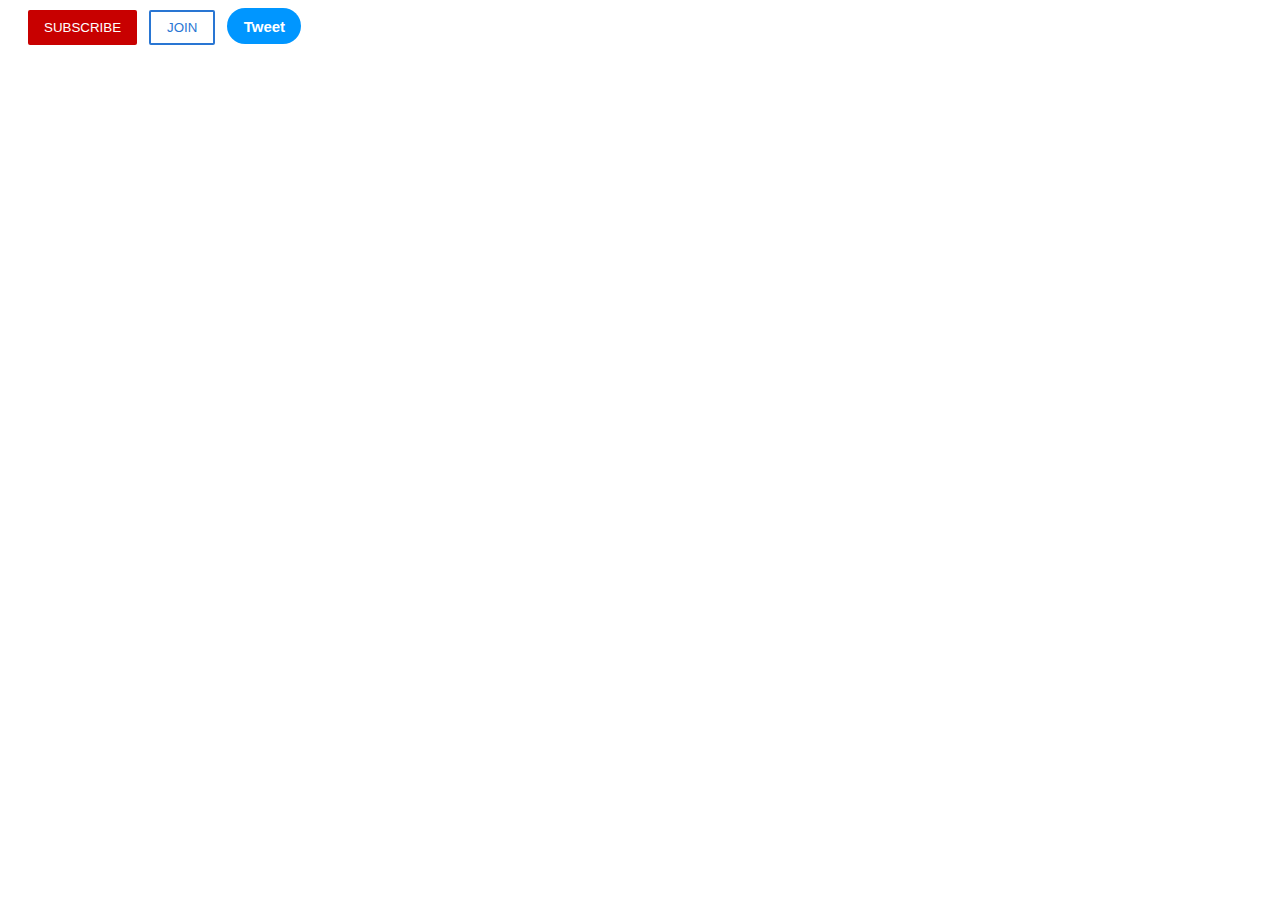
<file: button study/index.html>
<!DOCTYPE html>
<html lang="en">

<head>
    <meta charset="UTF-8">
    <meta http-equiv="X-UA-Compatible" content="IE=edge">
    <meta name="viewport" content="width=device-width, initial-scale=1.0">
    <title>Kadir Yapar Web Page</title>
</head>

<body>
    <style>
        .subscribe-button{
            background-color: rgb(200, 0, 0);
            color: white;
            border: none;
            border-radius: 2px;
            cursor: pointer;
            margin-right: 8px;
            margin-left: 20px;
            transition: opacity 0.15s, color 0.15s;
            padding-top: 10px;
            padding-bottom: 10px;
            padding-left: 16px;
            padding-right: 16px;
        }

        .subscribe-button:hover{
            opacity: 0.7;
        }
        .subscribe-button:active{
            opacity: 0.4;
        }

        .join-button{
            background-color: white;
            border-color: rgb(41, 118, 211);
            border-style: solid;
            border-width: 2px;
            color: rgb(41, 118, 211);
            border-radius: 2px;
            cursor: pointer;
            margin-right: 8px;
            transition: opacity 0.15s, color 0.15s;
            padding-top: 8px;
            padding-bottom: 8px;
            padding-left: 16px;
            padding-right: 16px;
        }

        .join-button:hover{
            
            background-color: rgb(41, 118, 211);
            color: white;
        }

        .join-button:active{
            opacity: 0.7;
        }

        .tweet-button{
            background-color: #0096FF;
            color: white;
            border: none;
            height: 36px;
            width: 74px;
            border-radius: 18px;
            font-weight: bold;
            font-size: 15px;
            cursor: pointer;
            transition: opacity 0.15s, color 0.15s;
        }

        .tweet-button:hover{
            
            background-color: rgb(41, 118, 211);
            color: white;
            box-shadow: 3px 3px 3px rgba(0, 0, 0, 0.15);
        }

        .tweet-button:active{
            opacity: 0.7;
        }

    </style>

    <button class="subscribe-button">SUBSCRIBE</button>

    <button class="join-button">JOIN</button>

    <button class="tweet-button">Tweet</button>
</body>

</html>
</file>
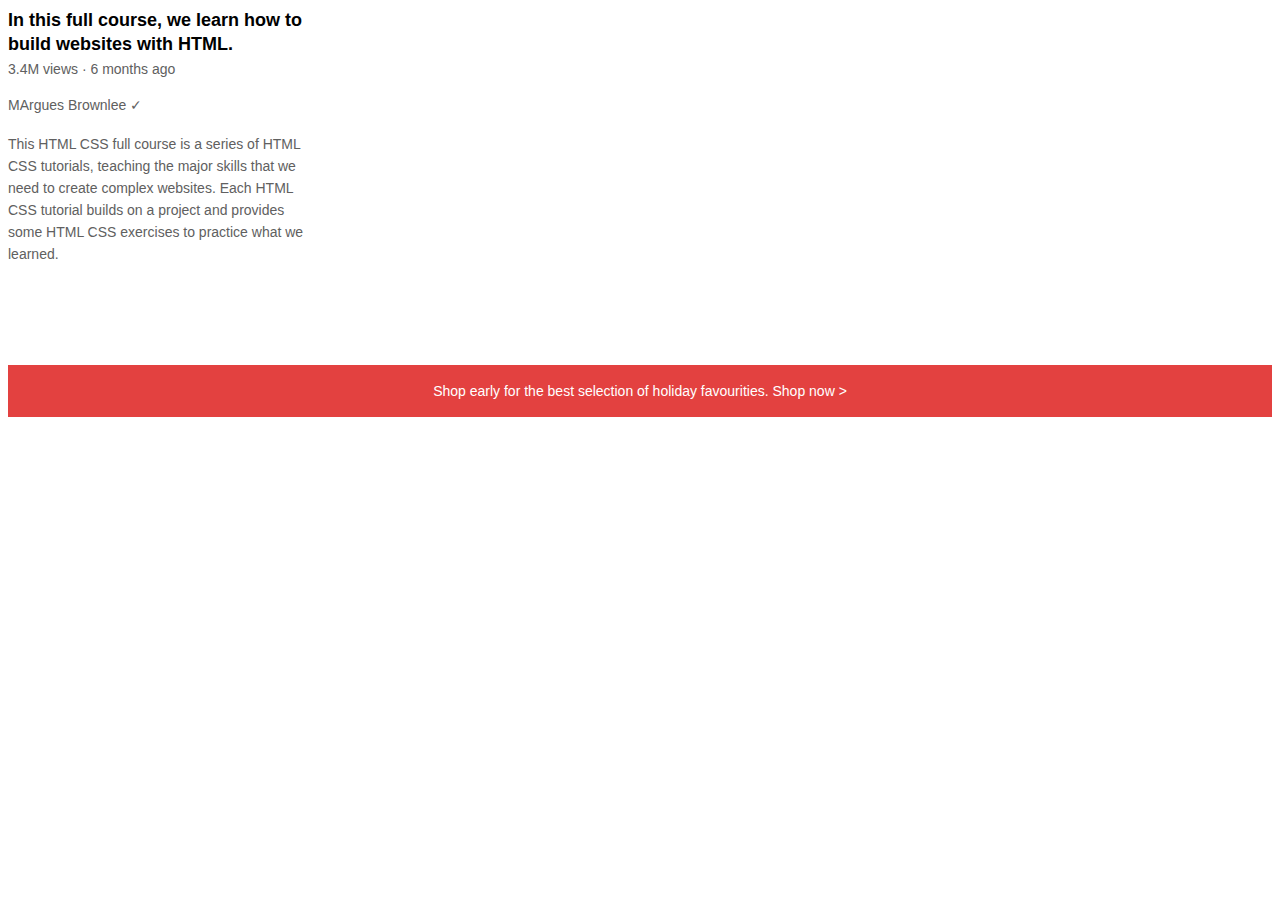
<file: text study/index.html>
<!DOCTYPE html>
<html lang="en">
<head>
    <meta charset="UTF-8">
    <meta http-equiv="X-UA-Compatible" content="IE=edge">
    <meta name="viewport" content="width=device-width, initial-scale=1.0">
    <title>Text Document</title>
    <link rel="stylesheet" href="style.css">
</head>
<body>
    <p class="video-title">
        In this full course, we learn how to build websites with HTML.
    </p>

    <p class="video-stats">
        3.4M views &#183; 6 months ago
    </p>

    <p class="video-author">
        MArgues Brownlee &#10003;
    </p>

    <p class="video-description">
        This HTML CSS full course is a series of HTML CSS tutorials, teaching the major skills 
        that we need to create complex websites. Each HTML CSS tutorial builds on a project and 
        provides some HTML CSS exercises to practice what we learned.
    </p>
        
    <p class="apple-text">
        Shop early for the best selection of holiday favourities. <span class="shop-link">Shop now</span> &#62;
    </p>
</body>
</html>
</file>
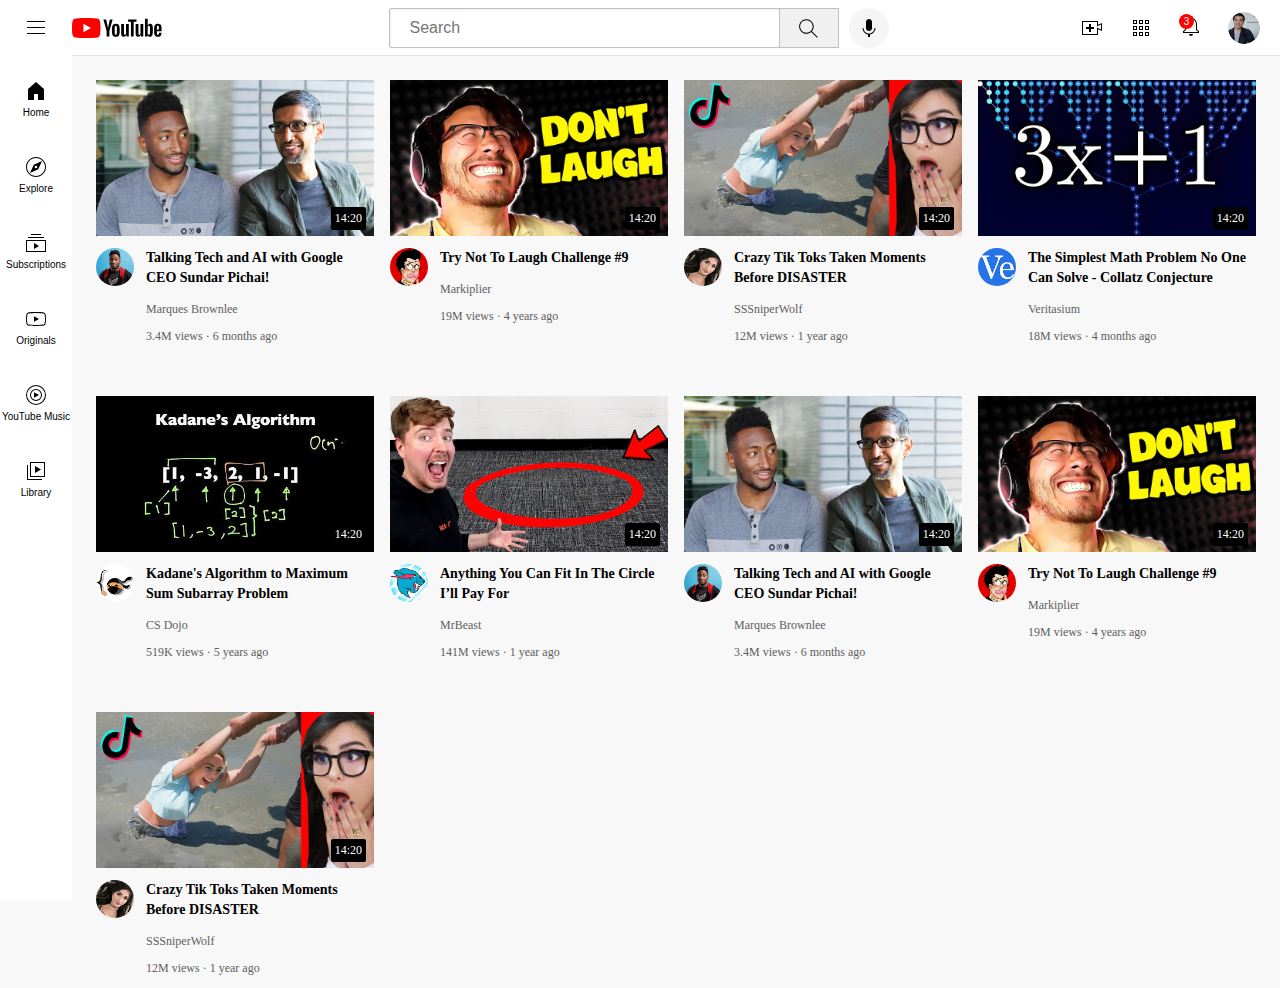
<file: youtube-example/index.html>
<!DOCTYPE html>
<html lang="en">

<head>
    <meta charset="UTF-8">
    <meta http-equiv="X-UA-Compatible" content="IE=edge">
    <meta name="viewport" content="width=device-width, initial-scale=1.0">
    <title>YouTube Clone</title>
    <link rel="stylesheet" href="style.css">
    <link rel="stylesheet" href="header.css">
    <link rel="stylesheet" href="general.css">
    <link rel="stylesheet" href="sidebar.css">
    <link rel="stylesheet" href="general.css">
</head>

<body>

    <div class="header">
        <div class="left-section">
            <img class="hamburger-menu" src="icons/hamburger-menu.svg" alt="">
            <img class="youtube-logo" src="icons/youtube-logo.svg" alt="">
        </div>

        <div class="middle-section">
            <input class="search-bar" type="text" placeholder="Search">
            <button class="search-button">
                <img class="search-icon" src="icons/search.svg" alt="">
            </button>
            <button class="voice-search-button">
                <img class="voice-search-icon" src="icons/voice-search-icon.svg" alt="">
            </button>
        </div>

        <div class="right-section">
            <img class="upload-icon" src="icons/upload.svg" alt="">
            <img class="youtube-apps-icon" src="icons/youtube-apps.svg" alt="">
            <div class="notifications-icon-container">
                <img class="notifications-icon" src="icons/notifications.svg" alt="">
                <div class="notifications-count">3</div>
            </div>
            <img class="mychannel-icon" src="icons/my-channel.jpeg" alt="">
        </div>
        
    </div>

    <div class="sidebar">
        <div class="sidebar-link">
            <img src="icons/home.svg" alt="">
            <div>Home</div>
        </div>
        <div class="sidebar-link">
            <img src="icons/explore.svg" alt="">
            <div>Explore</div>
        </div>
        <div class="sidebar-link">
            <img src="icons/subscriptions.svg" alt="">
            <div>Subscriptions</div>
        </div>
        <div class="sidebar-link">
            <img src="icons/originals.svg" alt="">
            <div>Originals</div>
        </div>
        <div class="sidebar-link">
            <img src="icons/youtube-music.svg" alt="">
            <div>YouTube Music</div>
        </div>
        <div class="sidebar-link">
            <img src="icons/library.svg" alt="">
            <div>Library</div>
        </div>
    </div>

    

    <div class="video-grid">
        <div class="video-preview">

            <div class="thumpnail-row">
                <img class="thumbnail" src="thumbnails/thumbnail-1.webp" alt="">
                <div class="video-time">14:20</div>
            </div>

            <div class="video-info-grid">
                <div class="channel-picture">
                    <img class="profile-picture" src="channel-pictures/channel-1.jpeg" alt="">
                </div>
                <div class="video-info">
                    <p class="video-title">Talking Tech and AI with Google CEO Sundar Pichai!</p>

                    <p class="video-author">Marques Brownlee</p>

                    <p class="video-stats">3.4M views · 6 months ago</p>

                </div>
            </div>


        </div>

        <div class="video-preview">

            <div class="thumpnail-row">
                <img class="thumbnail" src="thumbnails/thumbnail-2.webp" alt="">
                <div class="video-time">14:20</div>
            </div>

            <div class="video-info-grid">
                <div class="channel-picture">
                    <img class="profile-picture" src="channel-pictures/channel-2.jpeg" alt="">
                </div>
                <div class="video-info">
                    <p class="video-title">Try Not To Laugh Challenge #9</p>

                    <p class="video-author">Markiplier</p>

                    <p class="video-stats">19M views · 4 years ago</p>

                </div>
            </div>
        </div>

        <div class="video-preview">

            <div class="thumpnail-row">
                <img class="thumbnail" src="thumbnails/thumbnail-3.webp" alt="">
                <div class="video-time">14:20</div>
            </div>

            <div class="video-info-grid">
                <div class="channel-picture">
                    <img class="profile-picture" src="channel-pictures/channel-3.jpeg" alt="">
                </div>
                <div class="video-info">
                    <p class="video-title">Crazy Tik Toks Taken Moments Before DISASTER</p>

                    <p class="video-author">SSSniperWolf</p>

                    <p class="video-stats">12M views · 1 year ago</p>

                </div>
            </div>


        </div>

        <div class="video-preview">

            <div class="thumpnail-row">
                <img class="thumbnail" src="thumbnails/thumbnail-4.webp" alt="">
                <div class="video-time">14:20</div>
            </div>

            <div class="video-info-grid">
                <div class="channel-picture">
                    <img class="profile-picture" src="channel-pictures/channel-4.jpeg" alt="">
                </div>
                <div class="video-info">
                    <p class="video-title">The Simplest Math Problem No One Can Solve - Collatz Conjecture</p>

                    <p class="video-author">Veritasium</p>

                    <p class="video-stats">18M views · 4 months ago</p>

                </div>
            </div>
        </div>

        <div class="video-preview">

            <div class="thumpnail-row">
                <img class="thumbnail" src="thumbnails/thumbnail-5.webp" alt="">
                <div class="video-time">14:20</div>
            </div>

            <div class="video-info-grid">
                <div class="channel-picture">
                    <img class="profile-picture" src="channel-pictures/channel-5.jpeg" alt="">
                </div>
                <div class="video-info">
                    <p class="video-title">Kadane's Algorithm to Maximum Sum Subarray Problem</p>

                    <p class="video-author">CS Dojo</p>

                    <p class="video-stats">519K views · 5 years ago</p>

                </div>
            </div>


        </div>

        <div class="video-preview">

            <div class="thumpnail-row">
                <img class="thumbnail" src="thumbnails/thumbnail-6.webp" alt="">
                <div class="video-time">14:20</div>
            </div>

            <div class="video-info-grid">
                <div class="channel-picture">
                    <img class="profile-picture" src="channel-pictures/channel-6.jpeg" alt="">
                </div>
                <div class="video-info">
                    <p class="video-title">Anything You Can Fit In The Circle I’ll Pay For</p>

                    <p class="video-author">MrBeast</p>

                    <p class="video-stats">141M views · 1 year ago</p>

                </div>
            </div>
        </div>

        <div class="video-preview">

            <div class="thumpnail-row">
                <img class="thumbnail" src="thumbnails/thumbnail-1.webp" alt="">
                <div class="video-time">14:20</div>
            </div>

            <div class="video-info-grid">
                <div class="channel-picture">
                    <img class="profile-picture" src="channel-pictures/channel-1.jpeg" alt="">
                </div>
                <div class="video-info">
                    <p class="video-title">Talking Tech and AI with Google CEO Sundar Pichai!</p>

                    <p class="video-author">Marques Brownlee</p>

                    <p class="video-stats">3.4M views · 6 months ago</p>

                </div>
            </div>


        </div>

        <div class="video-preview">

            <div class="thumpnail-row">
                <img class="thumbnail" src="thumbnails/thumbnail-2.webp" alt="">
                <div class="video-time">14:20</div>
            </div>

            <div class="video-info-grid">
                <div class="channel-picture">
                    <img class="profile-picture" src="channel-pictures/channel-2.jpeg" alt="">
                </div>
                <div class="video-info">
                    <p class="video-title">Try Not To Laugh Challenge #9</p>

                    <p class="video-author">Markiplier</p>

                    <p class="video-stats">19M views · 4 years ago</p>

                </div>
            </div>
        </div>

        <div class="video-preview">

            <div class="thumpnail-row">
                <img class="thumbnail" src="thumbnails/thumbnail-3.webp" alt="">
                <div class="video-time">14:20</div>
            </div>

            <div class="video-info-grid">
                <div class="channel-picture">
                    <img class="profile-picture" src="channel-pictures/channel-3.jpeg" alt="">
                </div>
                <div class="video-info">
                    <p class="video-title">Crazy Tik Toks Taken Moments Before DISASTER</p>

                    <p class="video-author">SSSniperWolf</p>

                    <p class="video-stats">12M views · 1 year ago</p>

                </div>
            </div>


        </div>

    </div>



</body>

</html>
</file>
<file: text study/style.css>
p{
            
            font-family: Arial;
            margin-top: 0;
            margin-bottom: 0;
        }
        .video-title{
            font-size: 18px;
            font-weight: bold;
            width: 300px;
            line-height: 24px;
            margin-bottom: 5px;
        }

        .video-stats{
            font-size: 14px;
            color: rgb(96, 96, 96);
            margin-bottom: 20px;
        }

        .video-author{
            font-size: 14px;
            color: rgb(96, 96, 96);
            margin-bottom: 20px;
        }

        .video-description{
            font-size: 14px;
            color: rgb(96, 96, 96);
            width: 300px;
            line-height: 22px;
            margin-bottom: 100px;
        }

        .apple-text{
            margin-bottom: 50px;
            font-size: 14px;
            background-color: #e34140;
            color: white;
            text-align: center;
            padding-top: 18px;
            padding-bottom: 18px;
        }

        .shop-link{
            cursor: pointer;
        }
        .shop-link:hover{
            text-decoration: underline;
        }
</file>
<file: youtube-example/style.css>
.thumbnail{
    width: 100%;
}

.video-title{
    margin-top: 0px;
    font-weight: bold;
    font-size: 14px;
    line-height: 20px;

}

.video-author{
    margin-top: 0px;
    font-size: 12px;
    color: rgb(96, 96, 96);
}

.video-stats{
    margin-top: 0;
    font-size: 12px;
    color: rgb(96, 96, 96);
}

.video-preview{
}

.video-grid{
    display: grid;
    grid-template-columns: 1fr 1fr 1fr;
    column-gap: 16px;
    row-gap: 40px;

}

@media(max-width:750px){
    .video-grid{
        grid-template-columns: 1fr 1fr;
    }
}
@media(min-width:1000px){
    .video-grid{
        grid-template-columns: 1fr 1fr 1fr 1fr;
    }
}

@media(min-width:751px) and (max-width:999px){
    .video-grid{
        grid-template-columns: 1fr 1fr 1fr;
    }
}

.video-info-grid{
    display: grid;
    grid-template-columns: 50px 1fr;
}

.channel-picture{

}

.video-info{
}

.profile-picture{
    width: 38px;
    border-radius: 50px;
}

.thumpnail-row{
    margin-bottom: 8px;
    position: relative;
}

.video-time{
    background-color: black;
    color: white;
    position: absolute;
    bottom: 10px;
    right: 8px;
    font-size: 12px;
    font-weight: 500;
    padding: 4px;
    border-radius: 2px;
}
</file>
<file: youtube-example/header.css>
.search-bar{
    flex: 1;
    height: 36px;
    padding-left: 10px;
    font-size: 16px;
    border-width: 1px;
    border-style: solid;
    border-color: rgb(192, 192, 192);
    border-radius: 2px;
    box-shadow: inset 1px 2px 3px rgba(0, 0, 0, 0.05);
    width: 0;
}
.search-bar::placeholder{
    font-family: Arial, Helvetica, sans-serif;
    font-size: 16px;
    padding-left: 10px;
}
.header{
    height: 55px;
    display: flex;
    flex-direction: row;
    justify-content: space-between;
    position: fixed;
    top: 0;
    left: 0;
    right: 0;
    background-color: white;
    border-bottom-width: 1px;
    border-bottom-style: solid;
    border-bottom-color: rgb(228, 228, 228);
    z-index: 100;
}
.left-section{
    align-items: center;
    display: flex;
}
.hamburger-menu{
    height: 24px;
    margin-left: 24px;
    margin-right: 24px;
}
.youtube-logo{
    height: 20px;
}
.middle-section{
    flex: 1;
    margin-left: 70px;
    margin-right: 35px;
    max-width: 500px;
    display: flex;
    align-items: center;
}
.search-button{
    height: 40px;
    width: 60px;
    background-color: rgb(240, 240, 240);
    border-width: 1px;
    border-style: solid;
    border-color: rgb(192, 192, 192);
    margin-left: -1px;
    margin-right: 10px;
}
.search-icon{
    height: 25px;
    margin-top: 4px;
}
.voice-search-button{
    height: 40px;
    width: 40px;
    border-radius: 20px;
    border: none;
    background-color: rgb(245, 245, 245);
}
.voice-search-icon{
    height: 24px;
    margin-top: 4px;
}
.right-section{
    width: 180px;
    display: flex;
    align-items: center;
    justify-content: space-between;
    margin-right: 20px;
    flex-shrink: 0;
}
.upload-icon{
    height: 24px;
}
.youtube-apps-icon{
    height: 24px;
}
.notifications-icon{
    height: 24px;
}
.notifications-icon-container{
    position: relative;
}
.notifications-count{
    position: absolute;
    top: 0;
    left: 0;
    color: white;
    background-color: red;
    font-family: Arial, Helvetica, sans-serif;
    font-size: 10px;
    padding-left: 5px;
    padding-right: 5px;
    padding-top: 2px;
    padding-bottom: 2px;
    border-radius: 10px;
}
.mychannel-icon{
    height: 32px;
    border-radius: 18px;
}
</file>
<file: youtube-example/general.css>
.p{
    margin-top: 0;
    margin-bottom: 0;
}
body{
    margin: 0;
    padding-top: 80px;
    padding-left: 96px;
    padding-right: 24px;
    background-color: rgb(248, 248, 248);
}
</file>
<file: youtube-example/sidebar.css>
.sidebar{
    position: fixed;
    left: 0;
    bottom: 0;
    top: 55px;
    background-color: white;
    width: 72px;
    z-index: 200;
    padding-top: 5px;
}
.sidebar-link{
    background-color: white;
    height: 76px;
    display: flex;
    justify-content: center;
    align-items: center;
    flex-direction: column;
    cursor: pointer;
}
.sidebar-link:hover{
    background-color: lightgray;
}

.sidebar-link img{
    height: 24px;
    margin-bottom: 4px;
}
.sidebar-link div{
    font-family: Arial, Helvetica, sans-serif;
    font-size: 10px;

}
</file>
